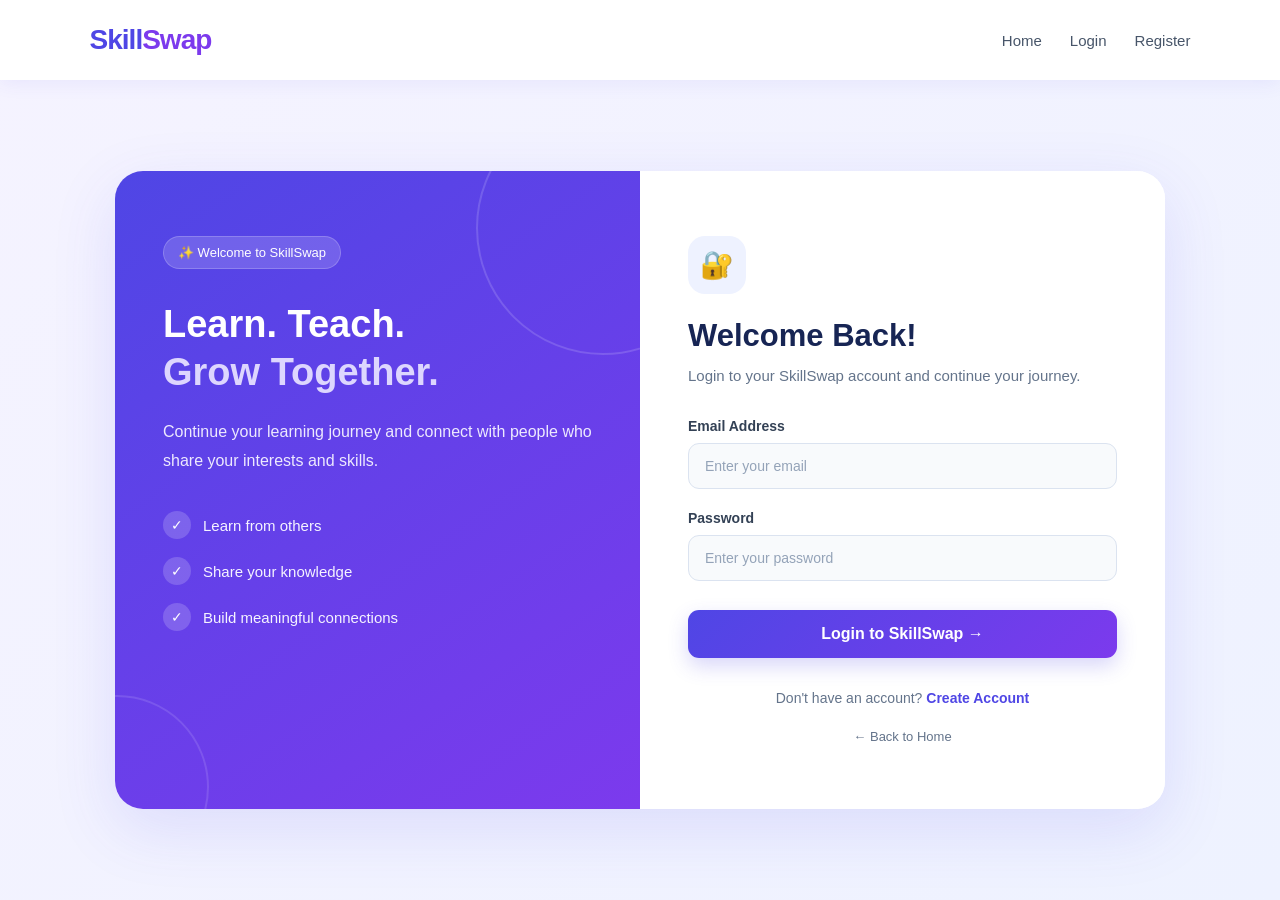
<file: src/main/java/webapp/login.html>
<!DOCTYPE html>
<html lang="en">

<head>
    <meta charset="UTF-8">
    <meta name="viewport" content="width=device-width, initial-scale=1.0">

    <title>SkillSwap | Login</title>

    <style>

        * {
            margin: 0;
            padding: 0;
            box-sizing: border-box;
        }

        body {
            font-family: "Segoe UI", Arial, sans-serif;
            min-height: 100vh;
            background: linear-gradient(135deg, #f5f3ff, #eef2ff);
            color: #172554;
        }

        

        .navbar {
            height: 80px;
            background: #ffffff;
            display: flex;
            align-items: center;
            justify-content: space-between;
            padding: 0 7%;
            box-shadow: 0 3px 18px rgba(79, 70, 229, 0.08);
        }

        .logo {
            font-size: 28px;
            font-weight: 800;
            color: #4f46e5;
            letter-spacing: -1px;
        }

        .logo span {
            color: #7c3aed;
        }

        .nav-links {
            display: flex;
            gap: 28px;
        }

        .nav-links a {
            text-decoration: none;
            color: #475569;
            font-size: 15px;
            font-weight: 500;
            transition: 0.3s;
        }

        .nav-links a:hover {
            color: #4f46e5;
        }

       

        .page-container {
            min-height: calc(100vh - 80px);
            display: flex;
            justify-content: center;
            align-items: center;
            padding: 45px 20px;
        }

        .login-wrapper {
            width: 100%;
            max-width: 1050px;
            display: grid;
            grid-template-columns: 1fr 1fr;
            background: #ffffff;
            border-radius: 28px;
            overflow: hidden;
            box-shadow: 0 20px 65px rgba(79, 70, 229, 0.13);
        }

        

        .info-panel {
            padding: 65px 48px;
            background: linear-gradient(145deg, #4f46e5, #7c3aed);
            color: #ffffff;
            position: relative;
            overflow: hidden;
        }

        .info-panel::before {
            content: "";
            position: absolute;
            width: 250px;
            height: 250px;
            border: 2px solid rgba(255, 255, 255, 0.15);
            border-radius: 50%;
            right: -90px;
            top: -70px;
        }

        .info-panel::after {
            content: "";
            position: absolute;
            width: 180px;
            height: 180px;
            border: 2px solid rgba(255, 255, 255, 0.12);
            border-radius: 50%;
            left: -90px;
            bottom: -70px;
        }

        .info-badge {
            display: inline-block;
            padding: 8px 14px;
            background: rgba(255, 255, 255, 0.16);
            border: 1px solid rgba(255, 255, 255, 0.2);
            border-radius: 30px;
            font-size: 13px;
            margin-bottom: 32px;
        }

        .info-panel h1 {
            font-size: 38px;
            line-height: 1.25;
            margin-bottom: 22px;
            position: relative;
            z-index: 1;
        }

        .info-panel h1 span {
            color: #ddd6fe;
        }

        .info-panel > p {
            font-size: 16px;
            line-height: 1.8;
            color: #ede9fe;
            margin-bottom: 35px;
            position: relative;
            z-index: 1;
        }

        .feature-list {
            display: flex;
            flex-direction: column;
            gap: 18px;
            position: relative;
            z-index: 1;
        }

        .feature {
            display: flex;
            align-items: center;
            gap: 12px;
            font-size: 15px;
            color: #f5f3ff;
        }

        .feature-icon {
            width: 28px;
            height: 28px;
            display: flex;
            align-items: center;
            justify-content: center;
            border-radius: 50%;
            background: rgba(255, 255, 255, 0.18);
            color: #ffffff;
            font-size: 14px;
        }

       

        .login-panel {
            padding: 65px 48px;
            background: #ffffff;
            display: flex;
            flex-direction: column;
            justify-content: center;
        }

        .login-icon {
            width: 58px;
            height: 58px;
            display: flex;
            align-items: center;
            justify-content: center;
            border-radius: 17px;
            background: #eef2ff;
            color: #4f46e5;
            font-size: 27px;
            margin-bottom: 24px;
        }

        .login-panel h2 {
            font-size: 31px;
            color: #172554;
            margin-bottom: 10px;
        }

        .subtitle {
            color: #64748b;
            font-size: 15px;
            line-height: 1.6;
            margin-bottom: 30px;
        }

        

        .form-group {
            margin-bottom: 21px;
        }

        .form-group label {
            display: block;
            margin-bottom: 9px;
            font-size: 14px;
            font-weight: 600;
            color: #334155;
        }

        .form-group input {
            width: 100%;
            padding: 14px 16px;
            border: 1px solid #dbe3f0;
            border-radius: 11px;
            outline: none;
            font-size: 14px;
            color: #1e293b;
            background: #f8fafc;
            transition: 0.3s;
        }

        .form-group input:focus {
            border-color: #6366f1;
            background: #ffffff;
            box-shadow: 0 0 0 4px rgba(99, 102, 241, 0.1);
        }

        .form-group input::placeholder {
            color: #94a3b8;
        }

        .login-button {
            width: 100%;
            border: none;
            border-radius: 11px;
            padding: 15px;
            background: linear-gradient(135deg, #4f46e5, #7c3aed);
            color: #ffffff;
            font-size: 16px;
            font-weight: 600;
            cursor: pointer;
            margin-top: 8px;
            transition: 0.3s;
            box-shadow: 0 8px 20px rgba(79, 70, 229, 0.22);
        }

        .login-button:hover {
            transform: translateY(-2px);
            box-shadow: 0 12px 25px rgba(79, 70, 229, 0.3);
        }

        .switch-text {
            text-align: center;
            color: #64748b;
            font-size: 14px;
            margin-top: 28px;
            line-height: 1.8;
        }

        .switch-text a {
            color: #4f46e5;
            font-weight: 600;
            text-decoration: none;
        }

        .switch-text a:hover {
            text-decoration: underline;
        }

        .home-link {
            display: block;
            text-align: center;
            margin-top: 17px;
            color: #64748b;
            text-decoration: none;
            font-size: 13px;
        }

        .home-link:hover {
            color: #4f46e5;
        }

     

        @media (max-width: 800px) {

            .login-wrapper {
                grid-template-columns: 1fr;
                max-width: 520px;
            }

            .info-panel {
                padding: 40px 32px;
            }

            .info-panel h1 {
                font-size: 30px;
            }

            .login-panel {
                padding: 40px 32px;
            }

        }

        @media (max-width: 500px) {

            .navbar {
                padding: 0 20px;
                height: 70px;
            }

            .logo {
                font-size: 23px;
            }

            .nav-links {
                gap: 12px;
            }

            .nav-links a {
                font-size: 12px;
            }

            .page-container {
                padding: 25px 15px;
            }

            .info-panel,
            .login-panel {
                padding: 35px 25px;
            }

            .login-panel h2 {
                font-size: 27px;
            }

        }

    </style>

</head>

<body>


    <nav class="navbar">

        <div class="logo">
            Skill<span>Swap</span>
        </div>

        <div class="nav-links">
            <a href="index.html">Home</a>
            <a href="login.html">Login</a>
            <a href="register.html">Register</a>
        </div>

    </nav>


    

    <main class="page-container">

        <div class="login-wrapper">


           

            <section class="info-panel">

                <div class="info-badge">
                    ✨ Welcome to SkillSwap
                </div>

                <h1>
                    Learn. Teach.<br>
                    <span>Grow Together.</span>
                </h1>

                <p>
                    Continue your learning journey and
                    connect with people who share your
                    interests and skills.
                </p>

                <div class="feature-list">

                    <div class="feature">
                        <span class="feature-icon">✓</span>
                        Learn from others
                    </div>

                    <div class="feature">
                        <span class="feature-icon">✓</span>
                        Share your knowledge
                    </div>

                    <div class="feature">
                        <span class="feature-icon">✓</span>
                        Build meaningful connections
                    </div>

                </div>

            </section>


          

            <section class="login-panel">

                <div class="login-icon">
                    🔐
                </div>

                <h2>Welcome Back!</h2>

                <p class="subtitle">
                    Login to your SkillSwap account
                    and continue your journey.
                </p>


                <form action="login" method="post">

                    <div class="form-group">

                        <label for="email">
                            Email Address
                        </label>

                        <input
                            type="email"
                            id="email"
                            name="email"
                            placeholder="Enter your email"
                            required>

                    </div>


                    <div class="form-group">

                        <label for="password">
                            Password
                        </label>

                        <input
                            type="password"
                            id="password"
                            name="password"
                            placeholder="Enter your password"
                            required>

                    </div>


                    <button type="submit" class="login-button">
                        Login to SkillSwap →
                    </button>

                </form>


                <p class="switch-text">

                    Don't have an account?

                    <a href="register.html">
                        Create Account
                    </a>

                </p>


                <a href="index.html" class="home-link">
                    ← Back to Home
                </a>

            </section>

        </div>

    </main>

</body>

</html>
</file>
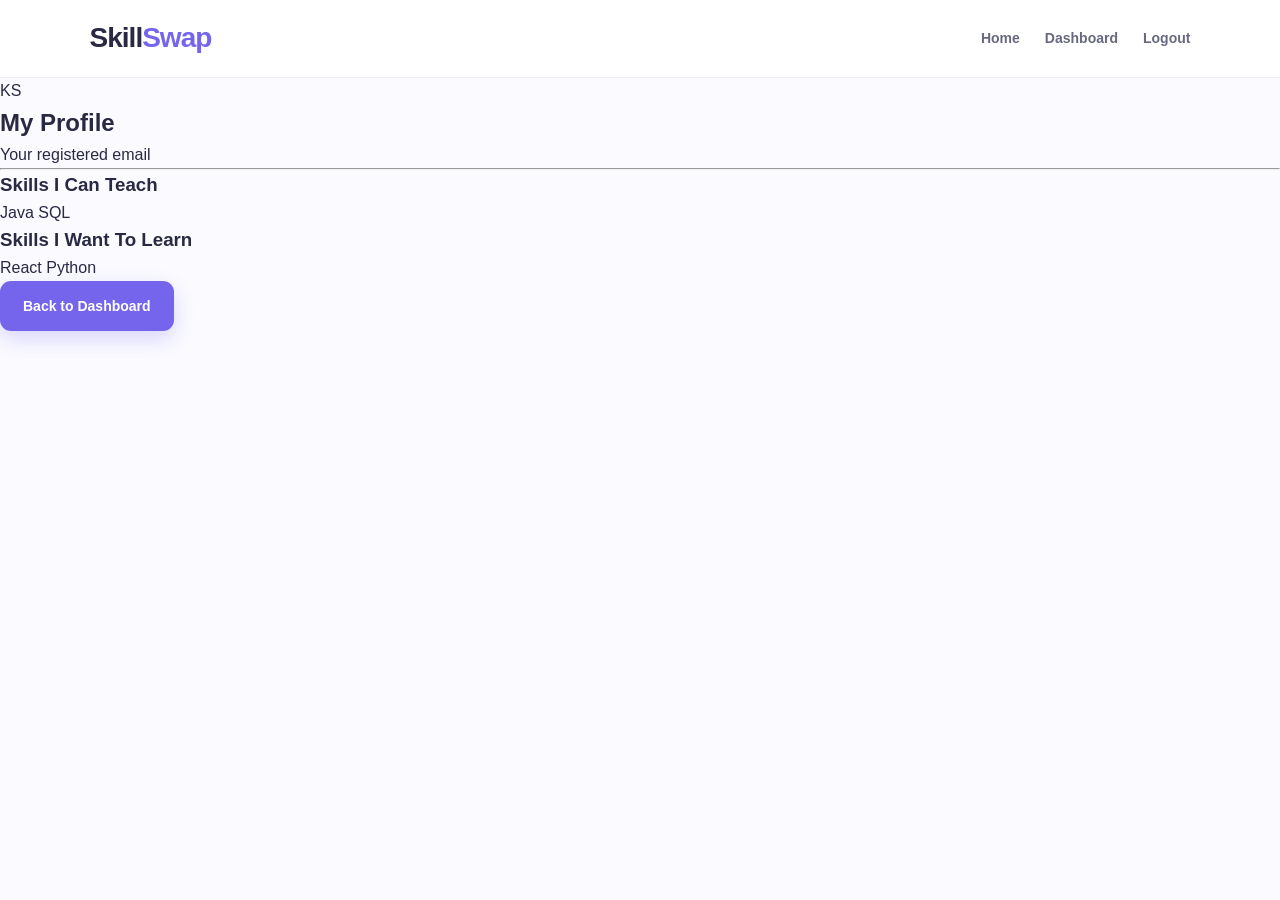
<file: src/main/java/webapp/profile.html>
<!DOCTYPE html>
<html lang="en">

<head>
    <meta charset="UTF-8">
    <meta name="viewport" content="width=device-width, initial-scale=1.0">
    <title>SkillSwap | Profile</title>
    <link rel="stylesheet" href="./css/style.css">
</head>

<body>

<nav class="navbar">

    <div class="logo">
        Skill<span>Swap</span>
    </div>

    <div class="nav-links">
        <a href="index.html">Home</a>
        <a href="dashboard.html">Dashboard</a>
        <a href="login.html">Logout</a>
    </div>

</nav>

<section class="profile-page">

    <div class="profile-box">

        <div class="profile-avatar">KS</div>

        <h1>My Profile</h1>

        <p class="profile-email">Your registered email</p>

        <hr>

        <h3>Skills I Can Teach</h3>

        <div class="profile-skills">
            <span>Java</span>
            <span>SQL</span>
        </div>

        <h3>Skills I Want To Learn</h3>

        <div class="profile-skills">
            <span>React</span>
            <span>Python</span>
        </div>

        <a href="dashboard.html" class="primary-btn">
            Back to Dashboard
        </a>

    </div>

</section>

</body>
</html>
</file>
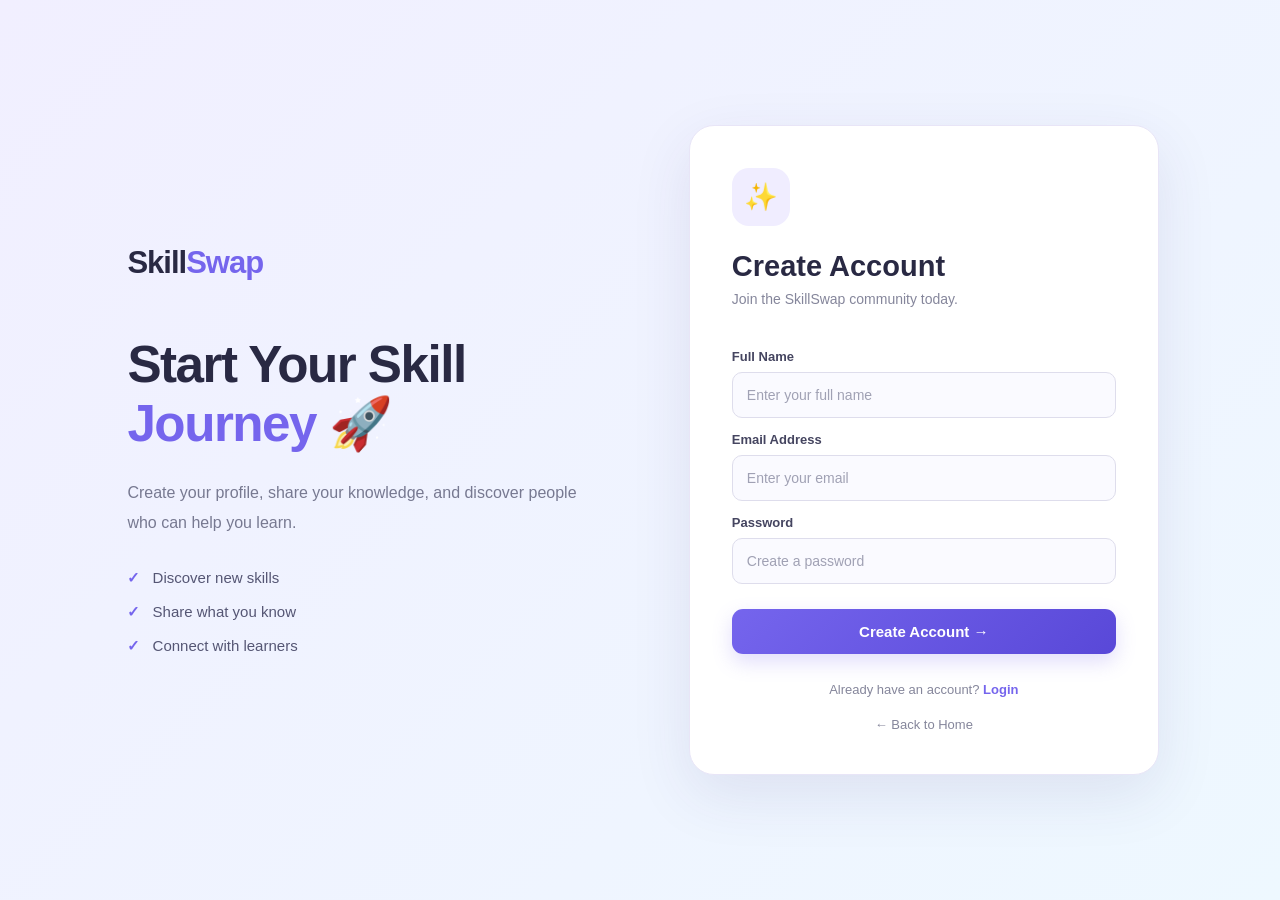
<file: src/main/java/webapp/register.html>
<!DOCTYPE html>
<html lang="en">

<head>
    <meta charset="UTF-8">
    <meta name="viewport" content="width=device-width, initial-scale=1.0">

    <title>SkillSwap | Register</title>

    <style>
        * {
            margin: 0;
            padding: 0;
            box-sizing: border-box;
        }

        body {
            min-height: 100vh;
            font-family: "Segoe UI", Arial, sans-serif;
            background: linear-gradient(135deg, #f1efff, #eef8ff);
            color: #292943;
        }

        .register-page {
            min-height: 100vh;
            display: grid;
            grid-template-columns: 1fr 1fr;
            align-items: center;
            gap: 60px;
            padding: 55px 8%;
        }

        /* LEFT PANEL */

        .register-info {
            padding: 25px;
        }

        .logo {
            font-size: 31px;
            font-weight: 800;
            letter-spacing: -1px;
            color: #292943;
            margin-bottom: 55px;
        }

        .logo span {
            color: #7565ed;
        }

        .register-info h1 {
            font-size: clamp(34px, 4vw, 54px);
            line-height: 1.15;
            letter-spacing: -1.5px;
            margin-bottom: 24px;
        }

        .register-info h1 span {
            color: #7565ed;
        }

        .register-info > p {
            max-width: 480px;
            color: #777991;
            font-size: 16px;
            line-height: 1.9;
            margin-bottom: 30px;
        }

        .register-points {
            display: flex;
            flex-direction: column;
            gap: 16px;
        }

        .register-points p {
            color: #555674;
            font-size: 15px;
            font-weight: 500;
        }

        .point-icon {
            color: #7565ed;
            font-weight: 800;
            margin-right: 8px;
        }


        .register-card {
            width: 100%;
            max-width: 470px;
            margin: auto;
            padding: 42px;
            background: #ffffff;
            border: 1px solid #e8e5f7;
            border-radius: 25px;
            box-shadow: 0 20px 60px rgba(56, 49, 120, 0.1);
        }

        .register-icon {
            width: 58px;
            height: 58px;
            display: flex;
            align-items: center;
            justify-content: center;
            border-radius: 17px;
            background: #f0edff;
            color: #7565ed;
            font-size: 27px;
            margin-bottom: 24px;
        }

        .register-card h2 {
            font-size: 29px;
            color: #292943;
            margin-bottom: 8px;
        }

        .register-subtitle {
            color: #85869b;
            font-size: 14px;
            margin-bottom: 28px;
        }

       

        .register-card form {
            display: flex;
            flex-direction: column;
        }

        .register-card label {
            color: #454560;
            font-size: 13px;
            font-weight: 700;
            margin: 14px 0 8px;
        }

        .register-card input {
            width: 100%;
            padding: 14px;
            border: 1px solid #deddec;
            border-radius: 10px;
            background: #fafaff;
            color: #30304a;
            font-size: 14px;
            outline: none;
            transition: 0.3s;
        }

        .register-card input:focus {
            border-color: #7565ed;
            background: #ffffff;
            box-shadow: 0 0 0 3px rgba(117, 101, 237, 0.12);
        }

        .register-card input::placeholder {
            color: #a0a1b4;
        }

        .register-btn {
            width: 100%;
            padding: 14px;
            margin-top: 25px;
            border: none;
            border-radius: 11px;
            background: linear-gradient(135deg, #7565ed, #5948d8);
            color: white;
            font-size: 15px;
            font-weight: 700;
            cursor: pointer;
            transition: 0.3s;
            box-shadow: 0 8px 20px rgba(117, 101, 237, 0.22);
        }

        .register-btn:hover {
            transform: translateY(-2px);
            box-shadow: 0 12px 25px rgba(117, 101, 237, 0.3);
        }

        .switch-text {
            margin-top: 24px;
            text-align: center;
            color: #85869b;
            font-size: 13px;
            line-height: 1.8;
        }

        .switch-text a {
            color: #7565ed;
            font-weight: 700;
            text-decoration: none;
        }

        .switch-text a:hover {
            text-decoration: underline;
        }

        .home-link {
            display: block;
            text-align: center;
            margin-top: 15px;
            color: #85869b;
            font-size: 13px;
            text-decoration: none;
        }

        .home-link:hover {
            color: #7565ed;
        }

       

        @media (max-width: 850px) {
            .register-page {
                grid-template-columns: 1fr;
                padding: 35px 6%;
                gap: 20px;
            }

            .register-info {
                padding: 10px;
                text-align: center;
            }

            .logo {
                margin-bottom: 30px;
            }

            .register-info > p {
                margin-left: auto;
                margin-right: auto;
            }

            .register-points {
                display: none;
            }

            .register-card {
                max-width: 500px;
            }
        }

        @media (max-width: 500px) {
            .register-card {
                padding: 28px 22px;
            }

            .register-info h1 {
                font-size: 36px;
            }

            .register-card h2 {
                font-size: 26px;
            }
        }
    </style>
</head>

<body>

    <main class="register-page">

       

        <section class="register-info">

            <div class="logo">
                Skill<span>Swap</span>
            </div>

            <h1>
                Start Your Skill<br>
                <span>Journey 🚀</span>
            </h1>

            <p>
                Create your profile, share your knowledge,
                and discover people who can help you learn.
            </p>

            <div class="register-points">

                <p>
                    <span class="point-icon">✓</span>
                    Discover new skills
                </p>

                <p>
                    <span class="point-icon">✓</span>
                    Share what you know
                </p>

                <p>
                    <span class="point-icon">✓</span>
                    Connect with learners
                </p>

            </div>

        </section>



        <section class="register-card">

            <div class="register-icon">
                ✨
            </div>

            <h2>Create Account</h2>

            <p class="register-subtitle">
                Join the SkillSwap community today.
            </p>

            <form action="register" method="post">

                <label for="name">
                    Full Name
                </label>

                <input
                    type="text"
                    id="name"
                    name="name"
                    placeholder="Enter your full name"
                    required>


                <label for="email">
                    Email Address
                </label>

                <input
                    type="email"
                    id="email"
                    name="email"
                    placeholder="Enter your email"
                    required>


                <label for="password">
                    Password
                </label>

                <input
                    type="password"
                    id="password"
                    name="password"
                    placeholder="Create a password"
                    required>


                <button
                    type="submit"
                    class="register-btn">

                    Create Account →

                </button>

            </form>


            <p class="switch-text">

                Already have an account?

                <a href="login.html">
                    Login
                </a>

            </p>

            <a href="index.html" class="home-link">
                ← Back to Home
            </a>

        </section>

    </main>

</body>

</html>
</file>
<file: src/main/java/webapp/css/style.css>
* {
    margin: 0;
    padding: 0;
    box-sizing: border-box;
}

html {
    scroll-behavior: smooth;
    scroll-padding-top: 90px;
}

body {
    font-family: "Segoe UI", Arial, sans-serif;
    color: #292943;
    background: #fafaff;
    line-height: 1.6;
}

a {
    text-decoration: none;
}

.navbar {
    width: 100%;
    height: 78px;
    padding: 0 7%;
    display: flex;
    align-items: center;
    justify-content: space-between;
    background: rgba(255, 255, 255, 0.96);
    border-bottom: 1px solid #eeeeF7;
    position: sticky;
    top: 0;
    z-index: 1000;
    backdrop-filter: blur(12px);
}

.logo {
    color: #292943;
    font-size: 28px;
    font-weight: 800;
    letter-spacing: -1px;
}

.logo span {
    color: #7565ed;
}

.nav-links {
    display: flex;
    align-items: center;
    gap: 25px;
}

.nav-links a {
    color: #686980;
    font-size: 14px;
    font-weight: 600;
    transition: 0.3s ease;
}

.nav-links a:hover {
    color: #7565ed;
}

.login-btn {
    padding: 9px 15px;
}

.signup-btn {
    padding: 11px 19px;
    border-radius: 10px;
    color: white !important;
    background: #7565ed;
    box-shadow: 0 5px 15px rgba(117, 101, 237, 0.2);
}

.signup-btn:hover {
    background: #5948d8;
    transform: translateY(-2px);
}


.hero {
    width: 86%;
    max-width: 1400px;
    min-height: 650px;
    margin: 0 auto;
    padding: 95px 0 85px;
    display: grid;
    grid-template-columns: 1.15fr 0.85fr;
    align-items: center;
    gap: 75px;
}

.hero-content {
    max-width: 680px;
}

.badge {
    display: inline-block;
    padding: 9px 15px;
    margin-bottom: 25px;
    border: 1px solid #ded9ff;
    border-radius: 30px;
    background: #f0edff;
    color: #6859d9;
    font-size: 12px;
    font-weight: 700;
}

.hero h1 {
    font-size: clamp(38px, 5vw, 66px);
    line-height: 1.13;
    letter-spacing: -2px;
    color: #25253e;
    margin-bottom: 25px;
}

.hero h1 span {
    color: #7565ed;
}

.hero-content > p {
    max-width: 570px;
    color: #777991;
    font-size: 16px;
    line-height: 1.9;
    margin-bottom: 32px;
}

.hero-buttons {
    display: flex;
    align-items: center;
    flex-wrap: wrap;
    gap: 14px;
}

.primary-btn,
.outline-btn {
    display: inline-flex;
    align-items: center;
    justify-content: center;
    padding: 14px 23px;
    border-radius: 11px;
    font-size: 14px;
    font-weight: 700;
    transition: 0.3s ease;
}

.primary-btn {
    background: #7565ed;
    color: white;
    box-shadow: 0 8px 20px rgba(117, 101, 237, 0.23);
}

.primary-btn:hover {
    background: #5948d8;
    transform: translateY(-3px);
}

.outline-btn {
    border: 1px solid #dcd9ef;
    color: #5e5b83;
    background: white;
}

.outline-btn:hover {
    border-color: #7565ed;
    color: #7565ed;
    transform: translateY(-3px);
}



.stats {
    display: flex;
    align-items: center;
    gap: 48px;
    margin-top: 48px;
}

.stats div {
    position: relative;
}

.stats div:not(:last-child)::after {
    content: "";
    position: absolute;
    right: -25px;
    top: 8px;
    width: 1px;
    height: 40px;
    background: #dfdfeb;
}

.stats h3 {
    font-size: 27px;
    color: #302e50;
    font-weight: 800;
}

.stats p {
    color: #9293a5;
    font-size: 12px;
    font-weight: 600;
}


.hero-card {
    padding: 35px;
    border-radius: 28px;
    background: linear-gradient(145deg, #eeeaff, #e5f5ff);
    border: 1px solid #e1defa;
    box-shadow: 0 25px 60px rgba(72, 67, 135, 0.12);
    position: relative;
    overflow: hidden;
}

.hero-card::before {
    content: "";
    position: absolute;
    width: 180px;
    height: 180px;
    border-radius: 50%;
    background: rgba(255, 255, 255, 0.45);
    top: -80px;
    right: -60px;
}

.card-top {
    display: flex;
    align-items: center;
    justify-content: space-between;
    margin-bottom: 35px;
    font-size: 27px;
}

.online {
    padding: 6px 11px;
    border-radius: 20px;
    background: #ffffff;
    color: #35a477;
    font-size: 11px;
    font-weight: 700;
}

.hero-card h2 {
    color: #292943;
    font-size: 25px;
    line-height: 1.3;
    margin-bottom: 28px;
}

.skill {
    display: flex;
    align-items: center;
    justify-content: space-between;
    gap: 15px;
    padding: 17px;
    margin-bottom: 14px;
    border: 1px solid rgba(255, 255, 255, 0.8);
    border-radius: 14px;
    background: rgba(255, 255, 255, 0.82);
}

.skill span {
    color: #3e3e5c;
    font-size: 14px;
    font-weight: 700;
}

.skill small {
    color: #85869b;
    font-size: 11px;
}

.match-btn {
    display: block;
    text-align: center;
    padding: 13px;
    margin-top: 25px;
    border-radius: 11px;
    background: #7565ed;
    color: white;
    font-size: 14px;
    font-weight: 700;
    transition: 0.3s;
}

.match-btn:hover {
    background: #5948d8;
    transform: translateY(-2px);
}



.how,
.skills {
    width: 86%;
    max-width: 1400px;
    margin: 0 auto;
    padding: 90px 0;
}

.how {
    border-top: 1px solid #eeeeF7;
}

.section-title {
    text-align: center;
    margin-bottom: 48px;
}

.section-title p {
    color: #7565ed;
    font-size: 12px;
    font-weight: 800;
    letter-spacing: 2px;
    margin-bottom: 9px;
}

.section-title h2 {
    color: #292943;
    font-size: clamp(26px, 3vw, 38px);
    letter-spacing: -1px;
}



.steps {
    display: grid;
    grid-template-columns: repeat(3, 1fr);
    gap: 25px;
}

.step {
    padding: 32px 26px;
    text-align: center;
    border: 1px solid #ececf5;
    border-radius: 20px;
    background: white;
    transition: 0.3s ease;
}

.step:hover {
    transform: translateY(-6px);
    border-color: #dcd5ff;
    box-shadow: 0 15px 35px rgba(50, 46, 100, 0.07);
}

.icon {
    width: 65px;
    height: 65px;
    display: flex;
    align-items: center;
    justify-content: center;
    margin: 0 auto 20px;
    border-radius: 20px;
    background: #f0edff;
    font-size: 29px;
}

.step h3 {
    color: #30304a;
    font-size: 18px;
    margin-bottom: 10px;
}

.step p {
    color: #85869a;
    font-size: 14px;
    line-height: 1.8;
}



.skills {
    padding-top: 35px;
}

.skill-list {
    display: grid;
    grid-template-columns: repeat(3, 1fr);
    gap: 18px;
}

.skill-item {
    display: flex;
    align-items: center;
    gap: 15px;
    padding: 21px;
    border: 1px solid #ececf5;
    border-radius: 17px;
    background: white;
    transition: 0.3s ease;
}

.skill-item:hover {
    transform: translateY(-4px);
    border-color: #d9d2ff;
    box-shadow: 0 10px 25px rgba(50, 46, 100, 0.06);
}

.skill-icon {
    width: 48px;
    height: 48px;
    display: flex;
    align-items: center;
    justify-content: center;
    flex-shrink: 0;
    border-radius: 14px;
    background: #f0edff;
    font-size: 23px;
}

.skill-item h3 {
    color: #35354e;
    font-size: 15px;
    margin-bottom: 3px;
}

.skill-item p {
    color: #999aad;
    font-size: 12px;
}



footer {
    padding: 55px 20px;
    text-align: center;
    background: #292943;
    color: #c9c8dd;
}

footer .logo {
    color: white;
    margin-bottom: 12px;
}

footer .logo span {
    color: #9e92ff;
}

footer p {
    color: #aaaac2;
    font-size: 13px;
    margin: 7px 0;
}



@media (max-width: 1050px) {

    .hero {
        gap: 40px;
    }

    .skill-list {
        grid-template-columns: repeat(2, 1fr);
    }

    .nav-links {
        gap: 15px;
    }
}

@media (max-width: 800px) {

    .navbar {
        height: auto;
        padding: 20px 5%;
        align-items: flex-start;
        flex-direction: column;
        gap: 18px;
    }

    .nav-links {
        width: 100%;
        flex-wrap: wrap;
        gap: 14px;
    }

    .hero {
        width: 90%;
        grid-template-columns: 1fr;
        padding: 65px 0;
        gap: 45px;
    }

    .hero-card {
        max-width: 560px;
        width: 100%;
    }

    .how,
    .skills {
        width: 90%;
        padding: 65px 0;
    }

    .steps {
        grid-template-columns: 1fr;
    }

    .step {
        max-width: 500px;
        width: 100%;
        margin: 0 auto;
    }
}

@media (max-width: 520px) {

    .logo {
        font-size: 25px;
    }

    .nav-links a {
        font-size: 12px;
    }

    .hero h1 {
        font-size: 39px;
        letter-spacing: -1px;
    }

    .hero-content > p {
        font-size: 14px;
    }

    .hero-buttons {
        align-items: stretch;
        flex-direction: column;
    }

    .primary-btn,
    .outline-btn {
        width: 100%;
    }

    .stats {
        justify-content: space-between;
        gap: 15px;
    }

    .stats div:not(:last-child)::after {
        right: -10px;
    }

    .stats h3 {
        font-size: 23px;
    }

    .stats p {
        font-size: 11px;
    }

    .hero-card {
        padding: 25px;
        border-radius: 22px;
    }

    .hero-card h2 {
        font-size: 22px;
    }

    .skill-list {
        grid-template-columns: 1fr;
    }

    .section-title h2 {
        font-size: 28px;
    }
}
</file>
